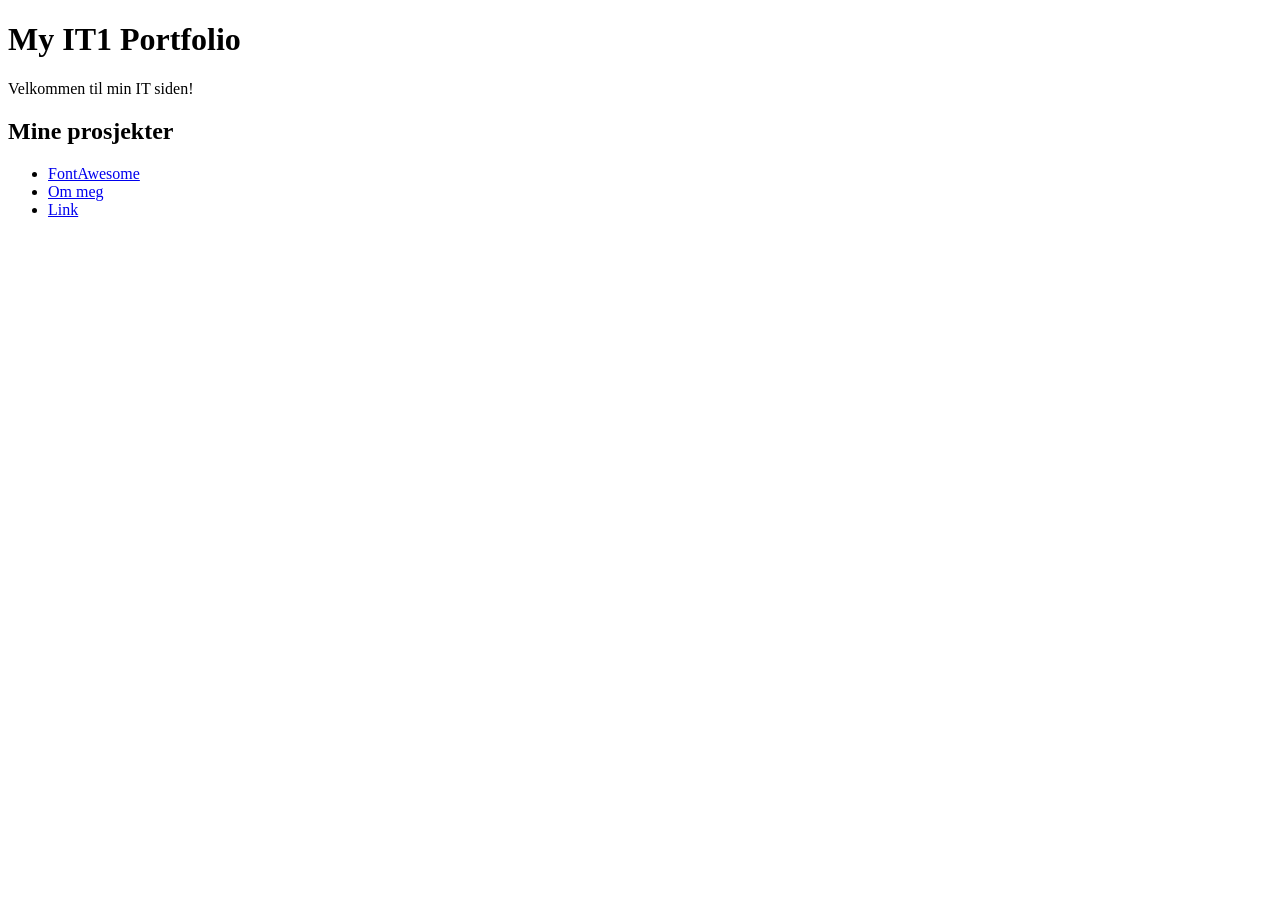
<file: index.html>
<!DOCTYPE html>
<html lang="en">

<head>
    <meta charset="UTF-8">
    <meta name="viewport" content="width=device-width, initial-scale=1.0">
    <title>My IT1 Portfolio</title>
</head>

<body>

    <h1>My IT1 Portfolio</h1>

    <p>Velkommen til min IT siden!</p>

    <h2>Mine prosjekter</h2>

    <ul>
        <li>
            <a href="./FontAwesome/FontAwesome.html" target="_blank">FontAwesome</a>
        </li>

        <li>
            <a href="./Om meg Oleksandr/hjem.html" target="_blank">Om meg</a>
        </li>

        <li>
            <a href="./social-links-profile-main/index.html" target="_blank">Link</a>
        </li>
    </ul>

</body>

</html>
</file>
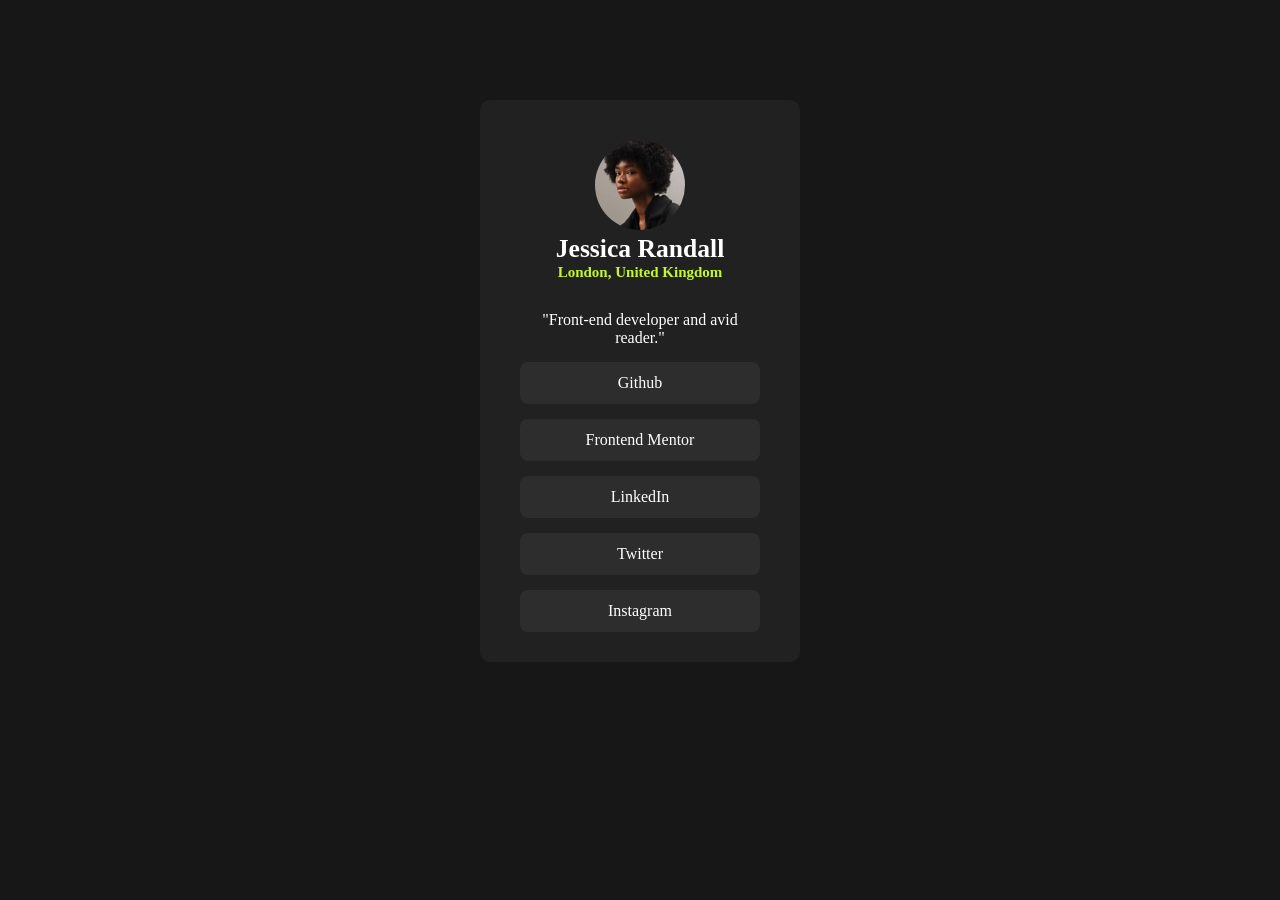
<file: social-links-profile-main/index.html>
<!DOCTYPE html>
<html lang="en">

<head>
  <meta charset="UTF-8">
  <meta name="viewport" content="width=device-width, initial-scale=1.0">
  <!-- displays site properly based on user's device -->

  <link rel="icon" type="image/png" sizes="32x32" href="./assets/images/favicon-32x32.png">

  <title>Frontend Mentor | Social links profile</title>

  <!-- Feel free to remove these styles or customise in your own stylesheet 👍 -->
  <style>
    * {
      margin: 0;
      padding: 0;
      box-sizing: border-box;
      text-align: center;
    }

    .avatar {
      width: 90px;
      height: 90px;
      object-fit: cover;
    }

    body {
      background-color: rgb(23, 23, 23);
      color: white;
    }

    img {
      border-radius: 50%;
    }

    .container {
      background-color: rgb(33, 33, 33);
      width: 25%;
      margin: auto;
      border-radius: 10px;
      padding: 40px;
      text-align: center;
      padding-bottom: 15px;
      margin-top: 100px;
    }

    h2 {
      color: hsl(75, 94%, 57%);
      font-size: 15px;
      margin-bottom: 30px;
    }

    h1 {
      font-size: 160%;
    }

    p {
      margin-bottom: 10px;
    }

    .link {
      display: block;
      background-color: rgb(46, 45, 45);
      color: white;
      text-decoration: none;
      margin: 15px 0;
      padding: 12px;
      border-radius: 8px;
      transition: background-color 0.2s;
    }

    .link:hover {
      background-color: hsl(75, 94%, 57%);
      color: black;
    }
  </style>
</head>

<body>
  <div class="container">
    <img src="assets/images/avatar-jessica.jpeg" alt="Jessica Randall" class="avatar">
    <h1> Jessica Randall </h1>
    <h2> London, United Kingdom </h2>
    <p> "Front-end developer and avid reader." </p>

    <div class="links-wrapper">
      <a class="link" href="https://github.com/OleksandrKhar"> Github </a>
      <a class="link" href="https://www.frontendmentor.io/profile/OleksandrKhar"> Frontend Mentor </a>
      <a class="link" href="#"> LinkedIn </a>
      <a class="link" href="#"> Twitter </a>
      <a class="link" href="#"> Instagram </a>
    </div>
  </div>
</body>

</html>
</file>
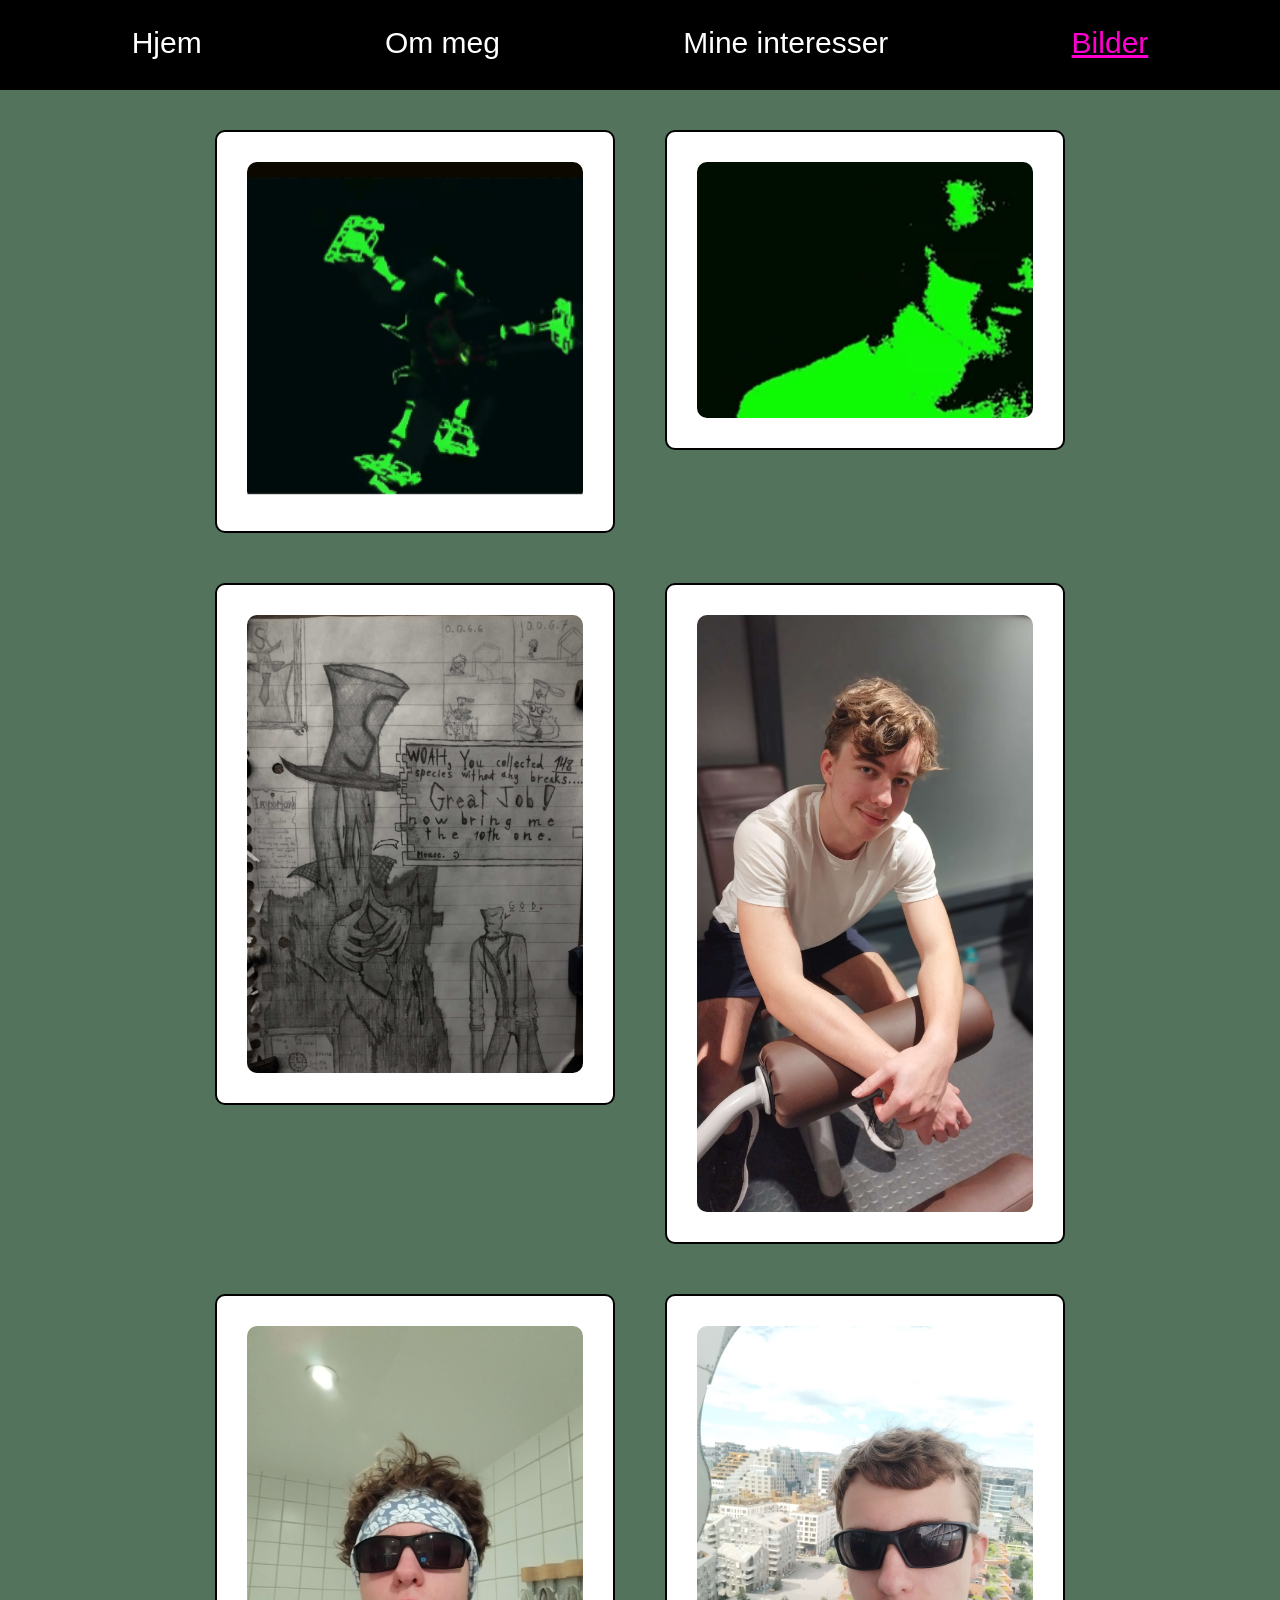
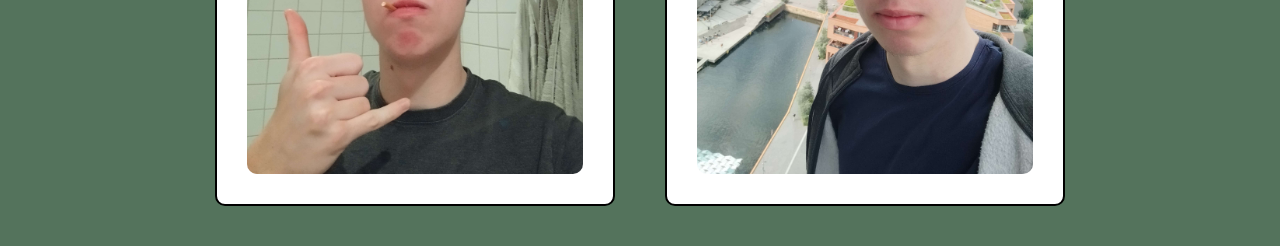
<file: Om meg Oleksandr/bilder.html>
<html>

<head>
    <title>Bilder</title>
    <link rel="stylesheet" href="style.css">
</head>

<body>

    <header>
        <a href="hjem.html">Hjem</a>
        <a href="om-meg.html">Om meg</a>
        <a href="mine-interesser.html">Mine interesser</a>
        <a href="bilder.html" class="current">Bilder</a>
    </header>

    <section class="bilder">
        <div class="bildeboks">
            <img src="bilder/0915.gif" alt="Bilde 1">
        </div>
        <div class="bildeboks">
            <img src="bilder/0915(1).gif" alt="Bilde 2">
        </div>
        <div class="bildeboks">
            <img src="bilder/IMG_20260218_013534.jpg" alt="Bilde 2">
        </div>
        <div class="bildeboks">
            <img src="bilder/IMG_20260228_182429.jpg" alt="Bilde 2">
        </div>
        <div class="bildeboks">
            <img src="bilder/IMG_20260301_224612.jpg" alt="Bilde 2">
        </div>
        <div class="bildeboks">
            <img src="bilder/IMG_20260616_111900.jpg" alt="Bilde 2">
        </div>
    </section>

</body>

</html>
</file>
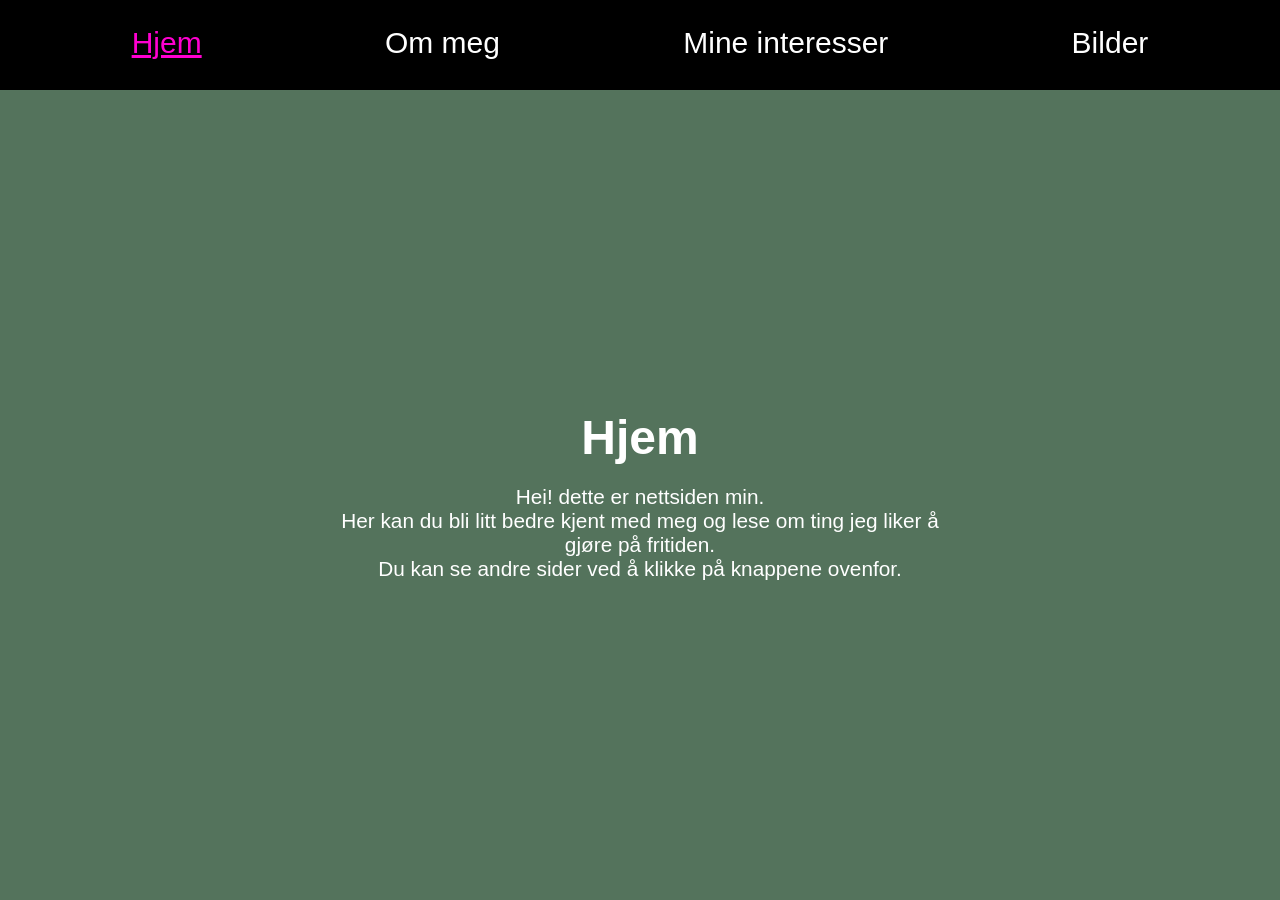
<file: Om meg Oleksandr/hjem.html>
<html>

<head>
    <title>Hjem</title>
    <link rel="stylesheet" href="style.css">
</head>

<body>

    <header>
        <a href="hjem.html" class="current">Hjem</a>
        <a href="om-meg.html">Om meg</a>
        <a href="mine-interesser.html">Mine interesser</a>
        <a href="bilder.html">Bilder</a>
    </header>

    <section class="hjem">
        <div>
            <h1>Hjem</h1>
            <p>Hei! dette er nettsiden min.</p>
            <p>Her kan du bli litt bedre kjent med meg og lese om ting jeg liker å gjøre på fritiden.</p>
            <p>Du kan se andre sider ved å klikke på knappene ovenfor.</p>
        </div>
    </section>

</body>

</html>
</file>
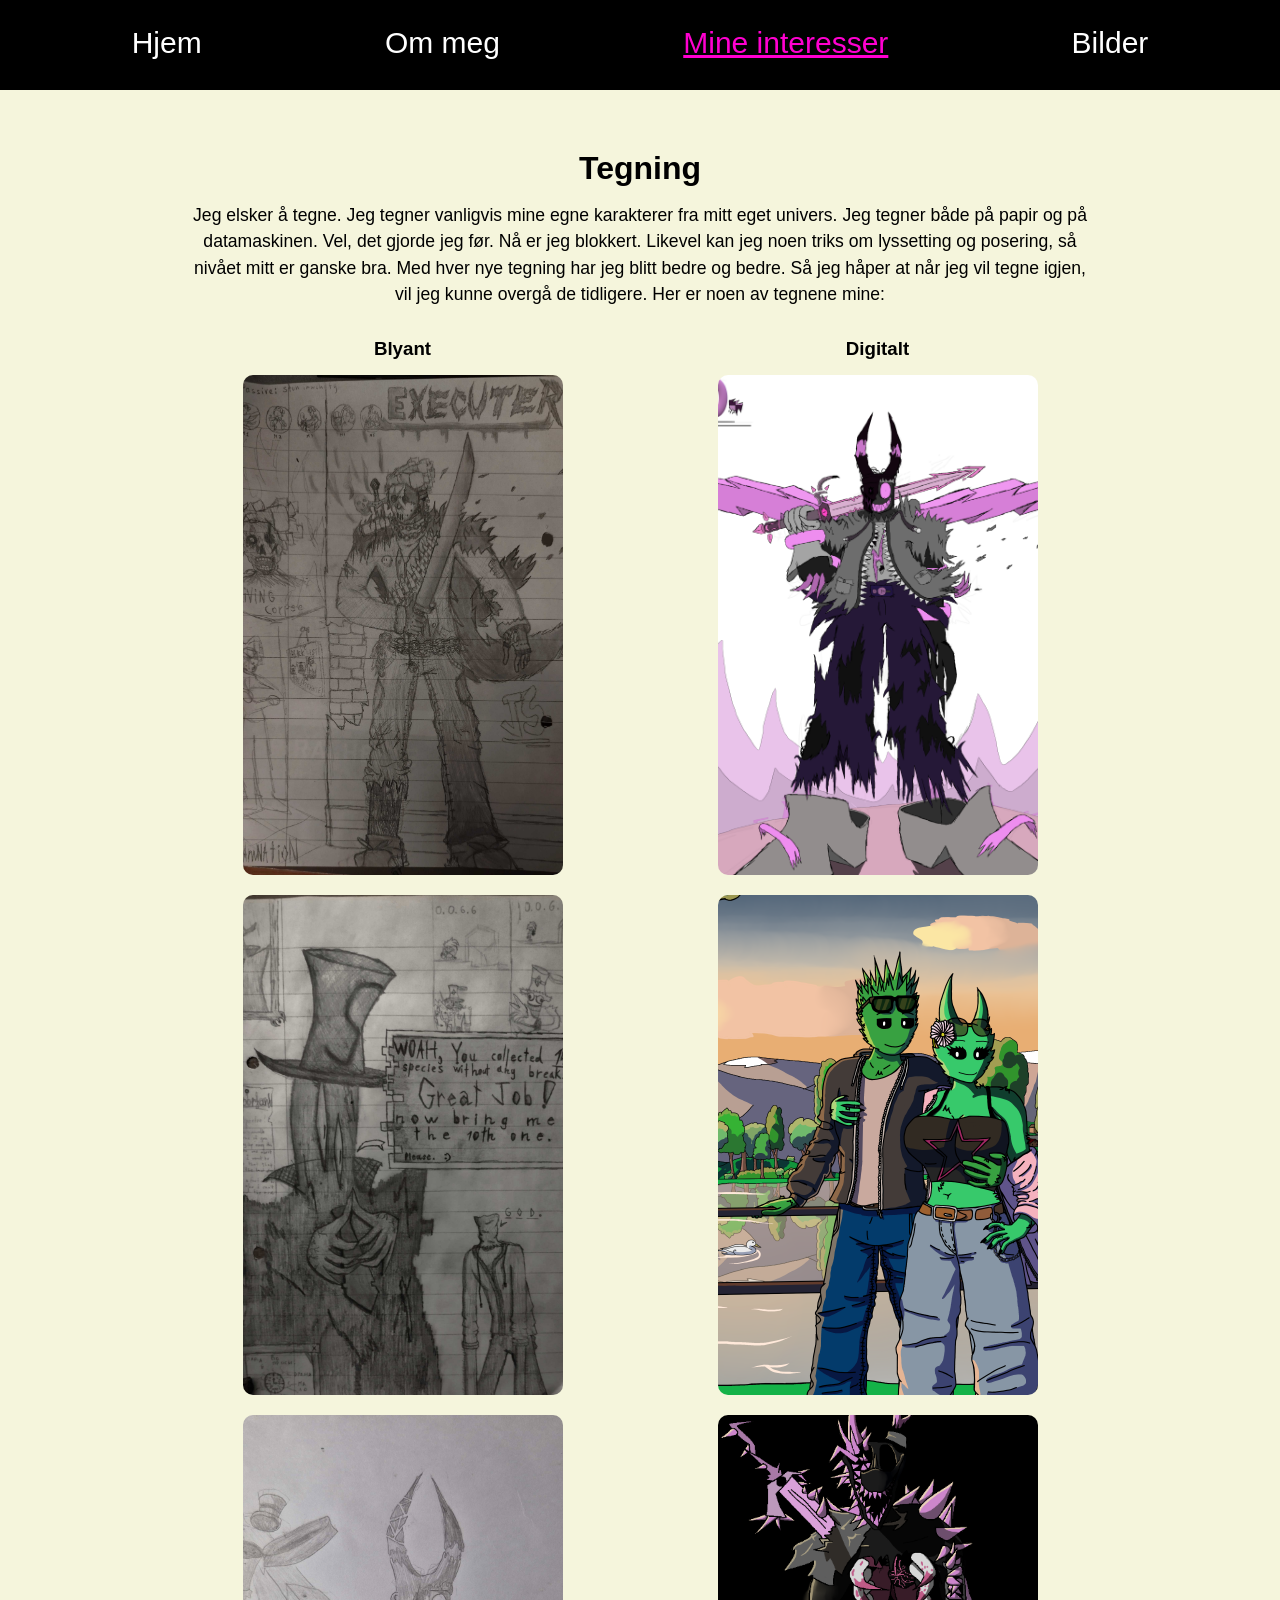
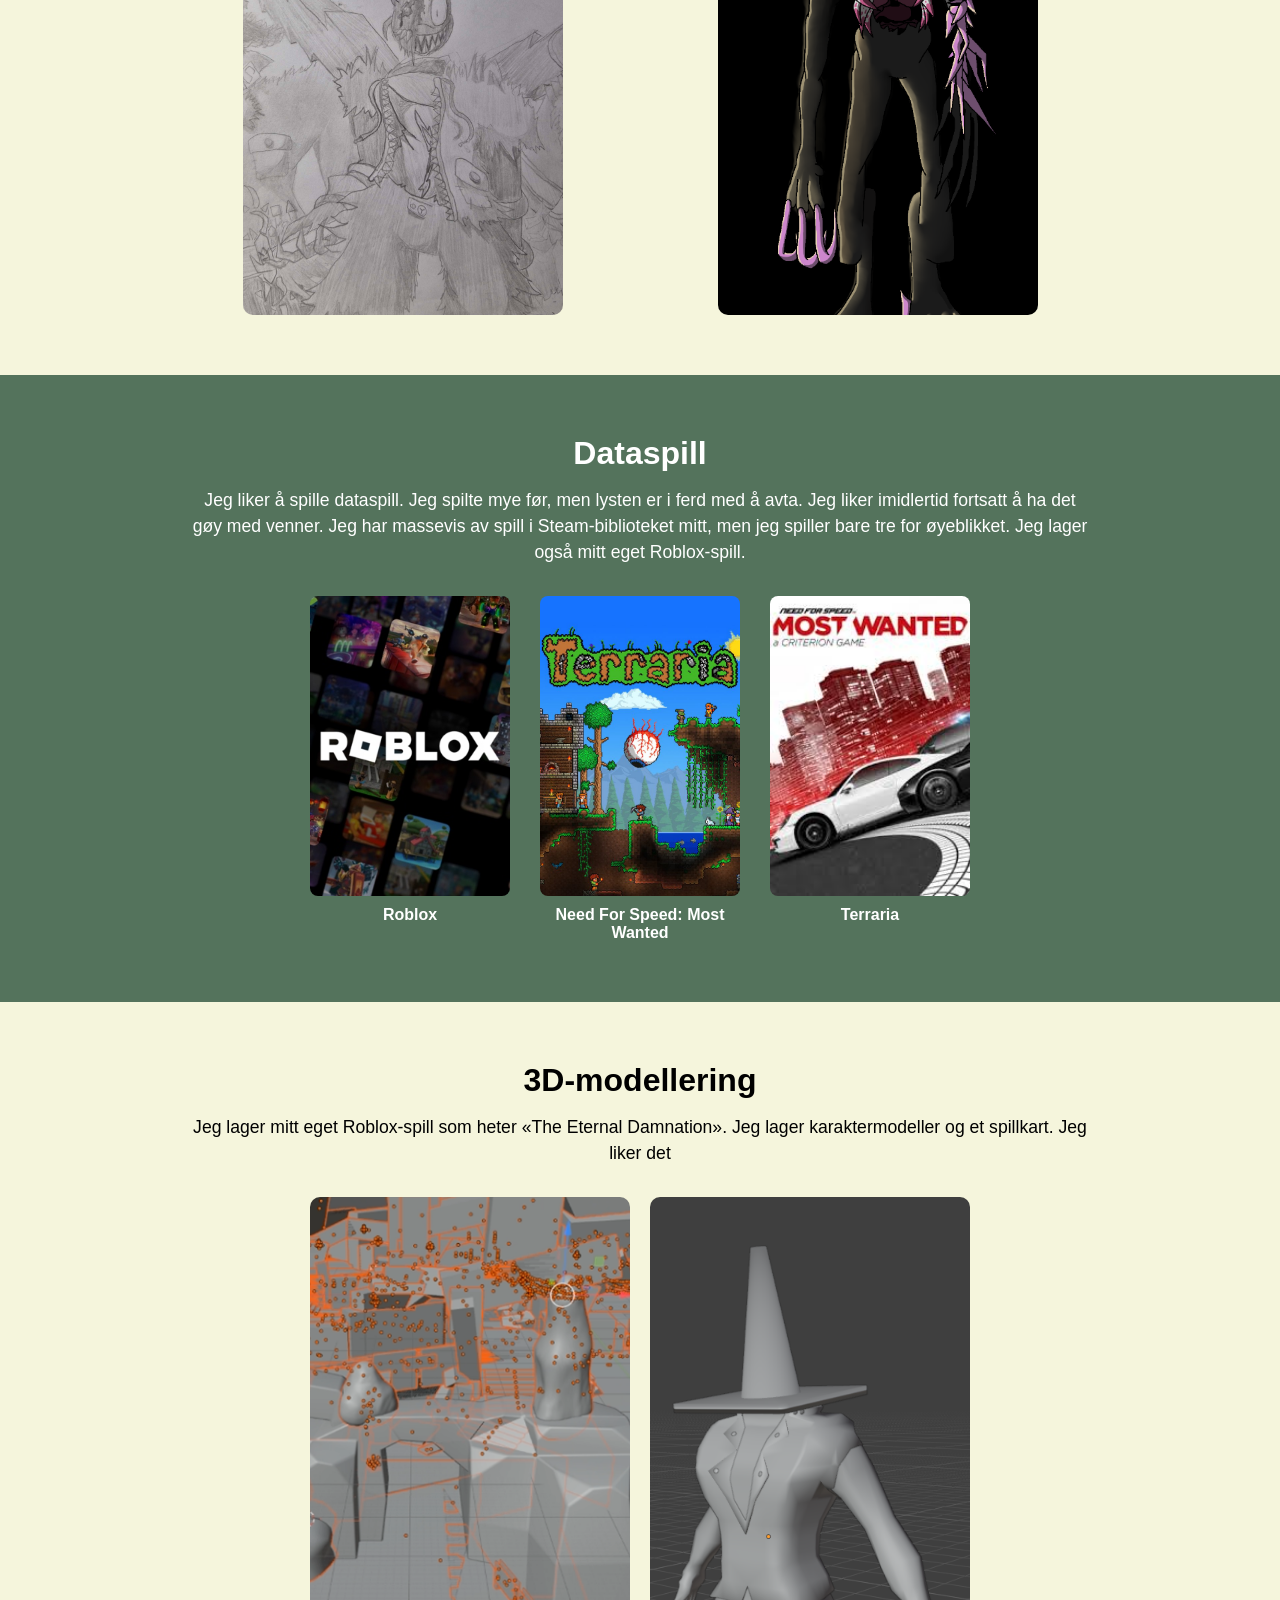
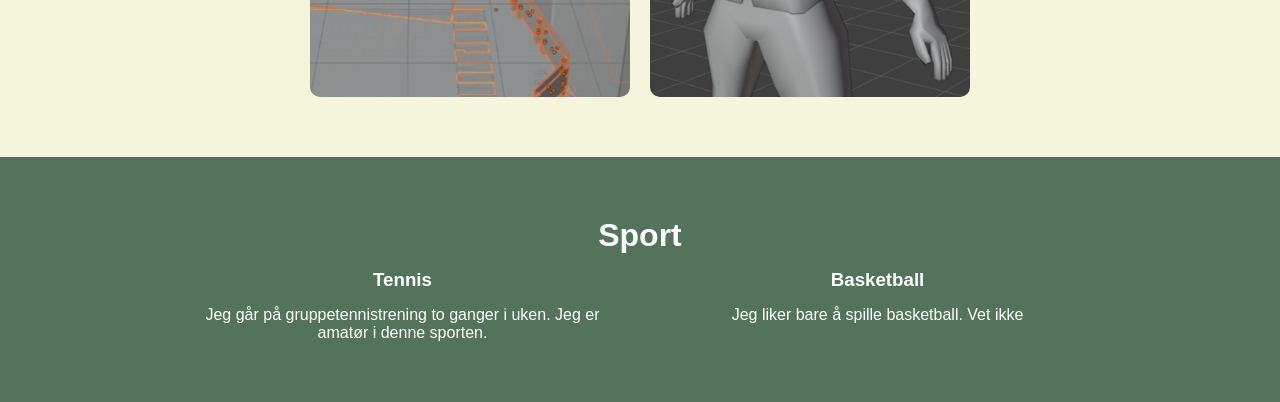
<file: Om meg Oleksandr/mine-interesser.html>
<html>

<head>
    <title>Mine interesser</title>
    <link rel="stylesheet" href="style.css">
</head>

<body>

    <header>
        <a href="hjem.html">Hjem</a>
        <a href="om-meg.html">Om meg</a>
        <a href="mine-interesser.html" class="current">Mine interesser</a>
        <a href="bilder.html">Bilder</a>
    </header>

    <section class="interest-row">
        <div class="interest-content">
            <h2>Tegning</h2>
            <p>Jeg elsker å tegne. Jeg tegner vanligvis mine egne karakterer fra mitt eget univers. Jeg tegner både på papir og på datamaskinen. Vel, det gjorde jeg før. Nå er jeg blokkert. Likevel kan jeg noen triks om lyssetting og posering, så nivået mitt er ganske bra. Med hver nye tegning har jeg blitt bedre og bedre. Så jeg håper at når jeg vil tegne igjen, vil jeg kunne overgå de tidligere.

                Her er noen av tegnene mine:</p>

            <div class="split-two">
                <div class="split-col">
                    <h3>Blyant</h3>
                    <div class="image-grid">
                        <img src="bilder/IMG_20251206_002015.jpg" alt="Blyanttegning 1">
                        <img src="bilder/IMG_20260218_013534.jpg" alt="Blyanttegning 2">
                        <img src="bilder/20260324_204850.jpg" alt="Blyanttegning 3">
                    </div>
                </div>
                <div class="split-col">
                    <h3>Digitalt</h3>
                    <div class="image-grid">
                        <img src="bilder/Ned0_Forkraken.png" alt="Digital tegning 1">
                        <img src="bilder/b9e6460542229290.png" alt="Digital tegning 2">
                        <img src="bilder/Nedo_Anomalistic.png" alt="Digital tegning 3">
                    </div>
                </div>
            </div>
        </div>
    </section>

    <section class="interest-row alt-bg">
        <div class="interest-content">
            <h2>Dataspill</h2>
            <p>Jeg liker å spille dataspill. Jeg spilte mye før, men lysten er i ferd med å avta. Jeg liker imidlertid fortsatt å ha det gøy med venner. Jeg har massevis av spill i Steam-biblioteket mitt, men jeg spiller bare tre for øyeblikket. Jeg lager også mitt eget Roblox-spill.</p>

            <div class="game-row">
                <div class="game-card">
                    <img src="bilder/roblox.jpg" alt="Roblox">
                    <p>Roblox</p>
                </div>
                <div class="game-card">
                    <img src="bilder/9bc661e8362657d8cbbe4bb41d17c7f3.png" alt="nfs">
                    <p>Need For Speed: Most Wanted</p>
                </div>
                <div class="game-card">
                    <img src="bilder/images (3).jfif" alt="terraria">
                    <p>Terraria</p>
                </div>
            </div>
        </div>
    </section>

    <section class="interest-row">
        <div class="interest-content">
            <h2>3D-modellering</h2>
            <p>Jeg lager mitt eget Roblox-spill som heter «The Eternal Damnation». Jeg lager karaktermodeller og et spillkart. Jeg liker det</p>

            <div class="image-grid">
                <img src="bilder/map.png" alt="map">
                <img src="bilder/konus.png" alt="konus">
            </div>
        </div>
    </section>

    <section class="interest-row alt-bg">
        <div class="interest-content">
            <h2>Sport</h2>

            <div class="split-two">
                <div class="split-col">
                    <h3>Tennis</h3>
                    <p>Jeg går på gruppetennistrening to ganger i uken. Jeg er amatør i denne sporten.</p>
                </div>
                <div class="split-col">
                    <h3>Basketball</h3>
                    <p>Jeg liker bare å spille basketball. Vet ikke</p>
                </div>
            </div>
        </div>
    </section>

</body>

</html>
</file>
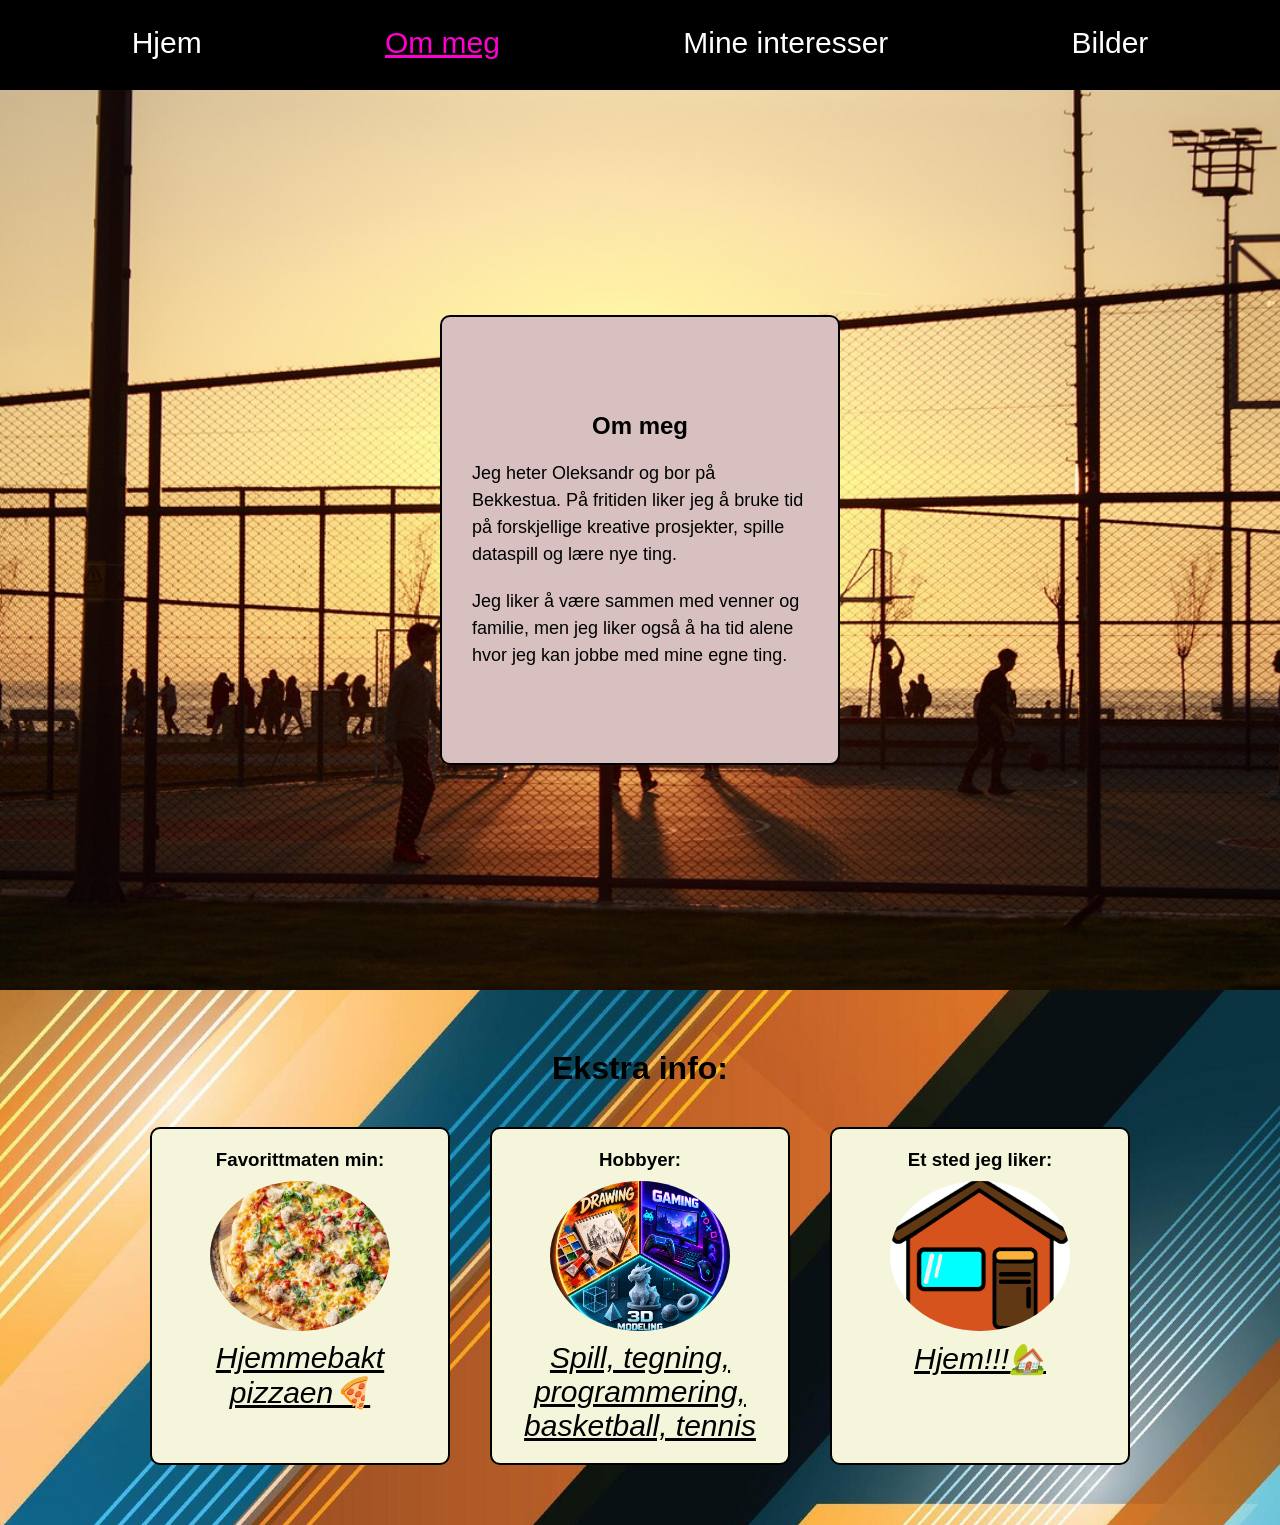
<file: Om meg Oleksandr/om-meg.html>
<html>

<head>
    <title>Om meg</title>
    <link rel="stylesheet" href="style.css">
</head>

<body>

    <header>
        <a href="hjem.html">Hjem</a>
        <a href="om-meg.html" class="current">Om meg</a>
        <a href="mine-interesser.html">Mine interesser</a>
        <a href="bilder.html">Bilder</a>
    </header>

    <section>
        <div class="container">
            <div class="box">
                <h2>Om meg</h2>
                <p>Jeg heter Oleksandr og bor på Bekkestua. På fritiden liker jeg å bruke tid på
                    forskjellige kreative prosjekter, spille dataspill og lære nye ting.</p>
                <p>Jeg liker å være sammen med venner og familie, men jeg liker også å ha tid alene
                    hvor jeg kan jobbe med mine egne ting.</p>
            </div>
        </div>
    </section>

    <section class="about-extra">
        <h2>Ekstra info:</h2>
        <div class="mini-box-row">
            <div class="mini-box">
                <h3>Favorittmaten min:</h3>
                <img src="bilder/pizza.jfif" alt="pizza">
                <p class="mini-box-text">Hjemmebakt pizzaen🍕</p>
            </div>
            <div class="mini-box">
                <h3>Hobbyer:</h3>
                <img src="bilder/circle.png" alt="smth">
                <p class="mini-box-text">Spill, tegning, programmering, basketball, tennis</p>
            </div>
            <div class="mini-box">
                <h3>Et sted jeg liker:</h3>
                <img src="bilder/hjem.png" alt="hjem">
                <p class="mini-box-text">Hjem!!!🏡</p>
            </div>
        </div>
    </section>

</body>

</html>
</file>
<file: Om meg Oleksandr/style.css>
* {
    margin: 0;
    padding: 0;
    box-sizing: border-box;
}

body {
    font-family: sans-serif;
}


header {
    height: 10vh;
    display: flex;
    align-items: center;
    justify-content: space-around;
    background-color: rgb(0, 0, 0);
    color: rgb(237, 237, 247);
    border-bottom: 5px dashed black;
    padding: 40px;
}

header a {
    color: white;
    text-decoration: none;
    font-size: 30px;
    display: inline-block;
    position: relative;
    transition: transform 0.3s ease, color 0.3s ease;
}

header a:hover {
    transform: scale(1.3);
    color: rgb(255, 0, 208);
}

header a::before,
header a::after {
    position: absolute;
    top: 50%;
    transform: translateY(-50%);
    opacity: 0;
    transition: opacity 0.3s ease, all 0.3s ease;
    color: rgb(255, 0, 208);
}

header a::before {
    content: ">";
    left: -10px;
}

header a::after {
    content: "<";
    right: 10px;
}

header a:hover::before {
    opacity: 1;
    left: -25px;
}

header a:hover::after {
    opacity: 1;
    right: -25px;
}



header a:active {
    transform: scale(1.7);

}

header a.current {
    color: rgb(255, 0, 208);
    text-decoration: underline;
}


.container {
    height: 100vh;
    background-image: url(bilder/gatebg.jpg);
    background-size: cover;
    background-position: center;
    background-repeat: no-repeat;
    margin: auto;
    align-items: center;
    display: flex;
    justify-content: center;
    gap: 10px;
}

.box {
    width: 400px;
    height: 450px;
    background-color: rgb(216, 192, 192);
    border: 2px solid black;
    border-radius: 10px;
    padding: 30px;
    display: flex;
    flex-direction: column;
    justify-content: center;
    gap: 20px;
}


.container p {
    font-size: 18px;
    line-height: 1.5;
}

.container h2 {
    text-align: center;
}


.about-extra {
    background-image: url(bilder/background.jpg);
    background-size: cover;
    background-position: center;
    background-repeat: no-repeat;
    color: rgb(0, 0, 0);
    text-align: center;
    padding: 60px 40px;
}

.about-extra h2 {
    font-size: 2rem;
    margin-bottom: 40px;
}

.mini-box-row {
    display: flex;
    justify-content: center;
    flex-wrap: wrap;
    gap: 40px;
}

.mini-box {
    width: 300px;
    min-height: 150px;
    background-color: beige;
    border: 2px solid black;
    border-radius: 10px;
    padding: 20px;
    color: black;
    text-align: left;
}

.mini-box img {
    width: 70%;
    height: 150px;
    object-fit: cover;
    border-radius: 50%;
    margin: 10px auto;
    display: block;
}

.mini-box h3 {
    margin-bottom: 10px;
    text-align: center;
}

.mini-box .mini-box-text {
    color: rgb(0, 0, 0);
    font-style: italic;
    font-size: 30px;
    text-align: center;
    text-decoration: underline;
}

.interest-row {
    padding: 60px 40px;
    background-color: beige;
}

.interest-row.alt-bg {
    background-color: rgb(84, 115, 92);
    color: white;
}

.interest-content {
    max-width: 900px;
    margin: 0 auto;
    text-align: center;
}

.interest-content h2 {
    font-size: 2rem;
    margin-bottom: 15px;
}

.interest-content>p {
    font-size: 1.1rem;
    line-height: 1.5;
    margin-bottom: 30px;
}

.split-two {
    display: flex;
    justify-content: center;
    gap: 50px;
    flex-wrap: wrap;
}

.split-col {
    flex: 1;
    min-width: 250px;
}

.split-col h3 {
    margin-bottom: 15px;
}

.image-grid {
    display: flex;
    justify-content: center;
    gap: 20px;
    flex-wrap: wrap;
}

.image-grid img {
    width: 320px;
    height: 500px;
    object-fit: cover;
    border-radius: 10px;
    display: block;
}

.game-row {
    display: flex;
    justify-content: center;
    gap: 30px;
    flex-wrap: wrap;
}

.game-card {
    width: 200px;
}

.game-card img {
    width: 100%;
    height: 300px;
    object-fit: cover;
    border-radius: 8px;
    display: block;
}

.game-card p {
    margin-top: 10px;
    font-weight: bold;
}

.text-box h2 {
    margin-bottom: 15px;
}

.text-box p {
    font-size: 20px;
    line-height: 1.5;
}

.text-box img {
    width: 300px;
    height: 200px;
    object-fit: contain;
    display: block;
    margin: 0 auto;
}


.bilder {
    min-height: 90vh;
    background-color: rgb(84, 115, 92);
    display: flex;
    flex-wrap: wrap;
    align-items: flex-start;
    justify-content: center;
    gap: 50px;
    padding: 40px;
}

.bildeboks {
    width: 400px;
    border: 2px solid black;
    border-radius: 10px;
    background-color: white;
    padding: 30px;
    display: flex;
    align-items: center;
    justify-content: center;
    flex-direction: column;
}

.bildeboks img {
    width: 100%;
    border-radius: 10px;
}


.hjem {
    min-height: 90vh;
    display: flex;
    align-items: center;
    justify-content: center;
    text-align: center;
    padding: 40px;
    background-color: rgb(84, 115, 92);
    color: white;
}

.hjem h1 {
    font-size: 3rem;
    margin-bottom: 20px;
}

.hjem p {
    font-size: 1.3rem;
    max-width: 600px;
}
</file>
